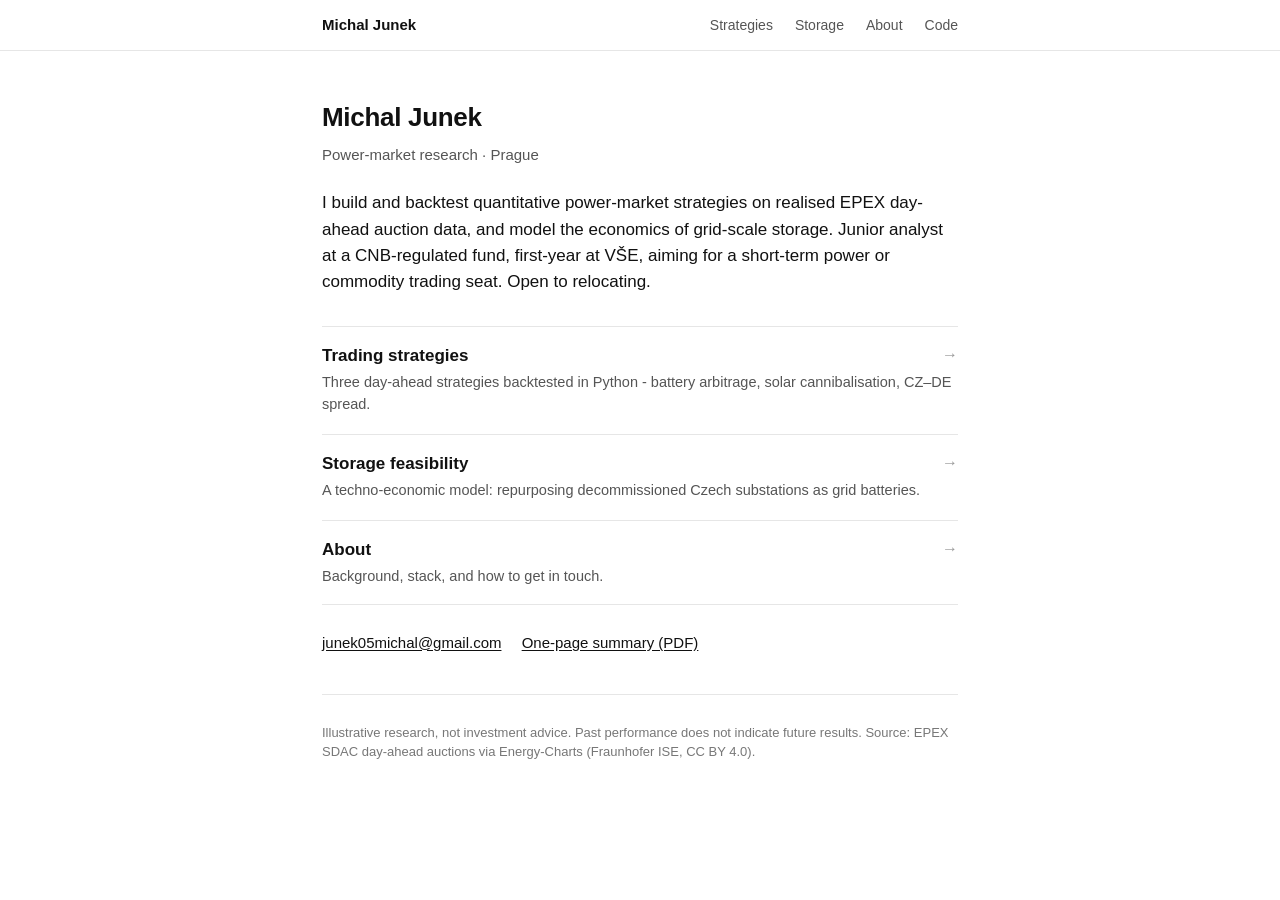
<file: index.html>
<!DOCTYPE html><html lang="en"><head>
<meta charset="utf-8"><meta name="viewport" content="width=device-width, initial-scale=1">
<title>Michal Junek - power market research</title>
<meta name="description" content="Quantitative power-market strategies and storage feasibility, backtested on realised EPEX auction data.">
<link rel="stylesheet" href="style.css">
</head><body>
<nav><div class="wrap">
  <a class="name" href="index.html">Michal Junek</a>
  <a class="lnk" href="strategies.html">Strategies</a>
  <a class="lnk" href="storage.html">Storage</a>
  <a class="lnk" href="about.html">About</a>
  <a class="lnk" href="https://github.com/micmikemic/micmikemic.github.io/tree/main/code">Code</a>
</div></nav>
<main><div class="wrap">
  <h1>Michal Junek</h1>
  <p class="sub">Power-market research · Prague</p>
  <p class="intro">I build and backtest quantitative power-market strategies on realised EPEX day-ahead auction data, and model the economics of grid-scale storage. Junior analyst at a CNB-regulated fund, first-year at V&Scaron;E, aiming for a short-term power or commodity trading seat. Open to relocating.</p>

  <div class="cards">
    <a class="row" href="strategies.html"><span class="arr">&rarr;</span>
      <div class="rt">Trading strategies</div>
      <div class="rd">Three day-ahead strategies backtested in Python - battery arbitrage, solar cannibalisation, CZ&ndash;DE spread.</div>
    </a>
    <a class="row" href="storage.html"><span class="arr">&rarr;</span>
      <div class="rt">Storage feasibility</div>
      <div class="rd">A techno-economic model: repurposing decommissioned Czech substations as grid batteries.</div>
    </a>
    <a class="row" href="about.html"><span class="arr">&rarr;</span>
      <div class="rt">About</div>
      <div class="rd">Background, stack, and how to get in touch.</div>
    </a>
  </div>

  <p class="contact">
    <a href="mailto:junek05michal@gmail.com">junek05michal@gmail.com</a>
    <a href="docs/strategy_summary.pdf">One-page summary (PDF)</a>
  </p>

  <footer>
    <p class="disc">Illustrative research, not investment advice. Past performance does not indicate future results. Source: EPEX SDAC day-ahead auctions via Energy-Charts (Fraunhofer ISE, CC BY 4.0).</p>
  </footer>
</div></main>
</body></html>
</file>
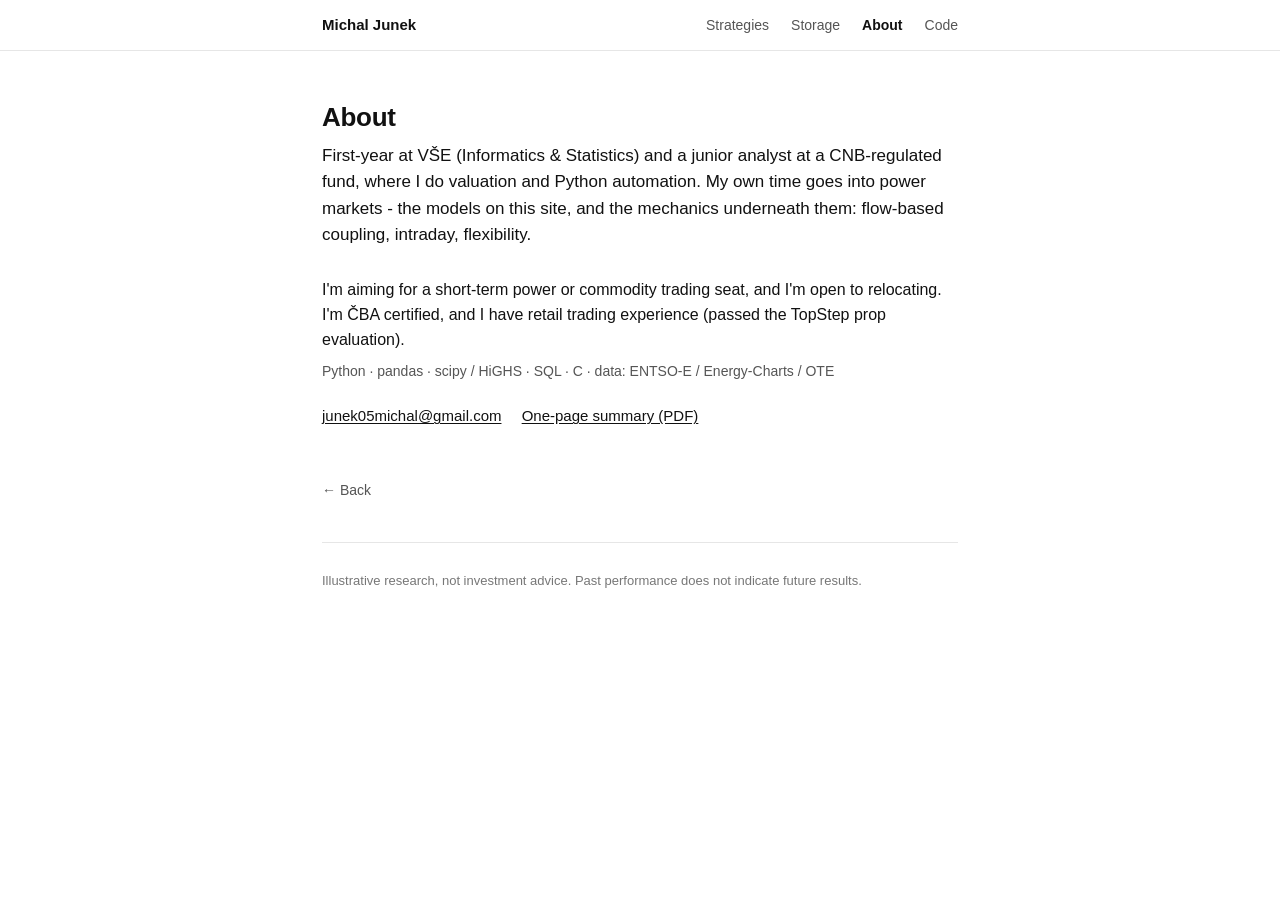
<file: about.html>
<!DOCTYPE html><html lang="en"><head>
<meta charset="utf-8"><meta name="viewport" content="width=device-width, initial-scale=1">
<title>About - Michal Junek</title>
<link rel="stylesheet" href="style.css">
</head><body>
<nav><div class="wrap">
  <a class="name" href="index.html">Michal Junek</a>
  <a class="lnk" href="strategies.html">Strategies</a>
  <a class="lnk" href="storage.html">Storage</a>
  <a class="lnk active" href="about.html">About</a>
  <a class="lnk" href="https://github.com/micmikemic/micmikemic.github.io/tree/main/code">Code</a>
</div></nav>
<main><div class="wrap">
  <h1>About</h1>
  <p class="intro">First-year at V&Scaron;E (Informatics &amp; Statistics) and a junior analyst at a CNB-regulated fund, where I do valuation and Python automation. My own time goes into power markets - the models on this site, and the mechanics underneath them: flow-based coupling, intraday, flexibility.</p>
  <p>I'm aiming for a short-term power or commodity trading seat, and I'm open to relocating. I'm &Ccaron;BA certified, and I have retail trading experience (passed the TopStep prop evaluation).</p>
  <p class="stack">Python &middot; pandas &middot; scipy / HiGHS &middot; SQL &middot; C &middot; data: ENTSO-E / Energy-Charts / OTE</p>

  <p class="contact">
    <a href="mailto:junek05michal@gmail.com">junek05michal@gmail.com</a>
    <a href="docs/strategy_summary.pdf">One-page summary (PDF)</a>
  </p>

  <a class="back" href="index.html">&larr; Back</a>
  <footer>
    <p class="disc">Illustrative research, not investment advice. Past performance does not indicate future results.</p>
  </footer>
</div></main>
</body></html>
</file>
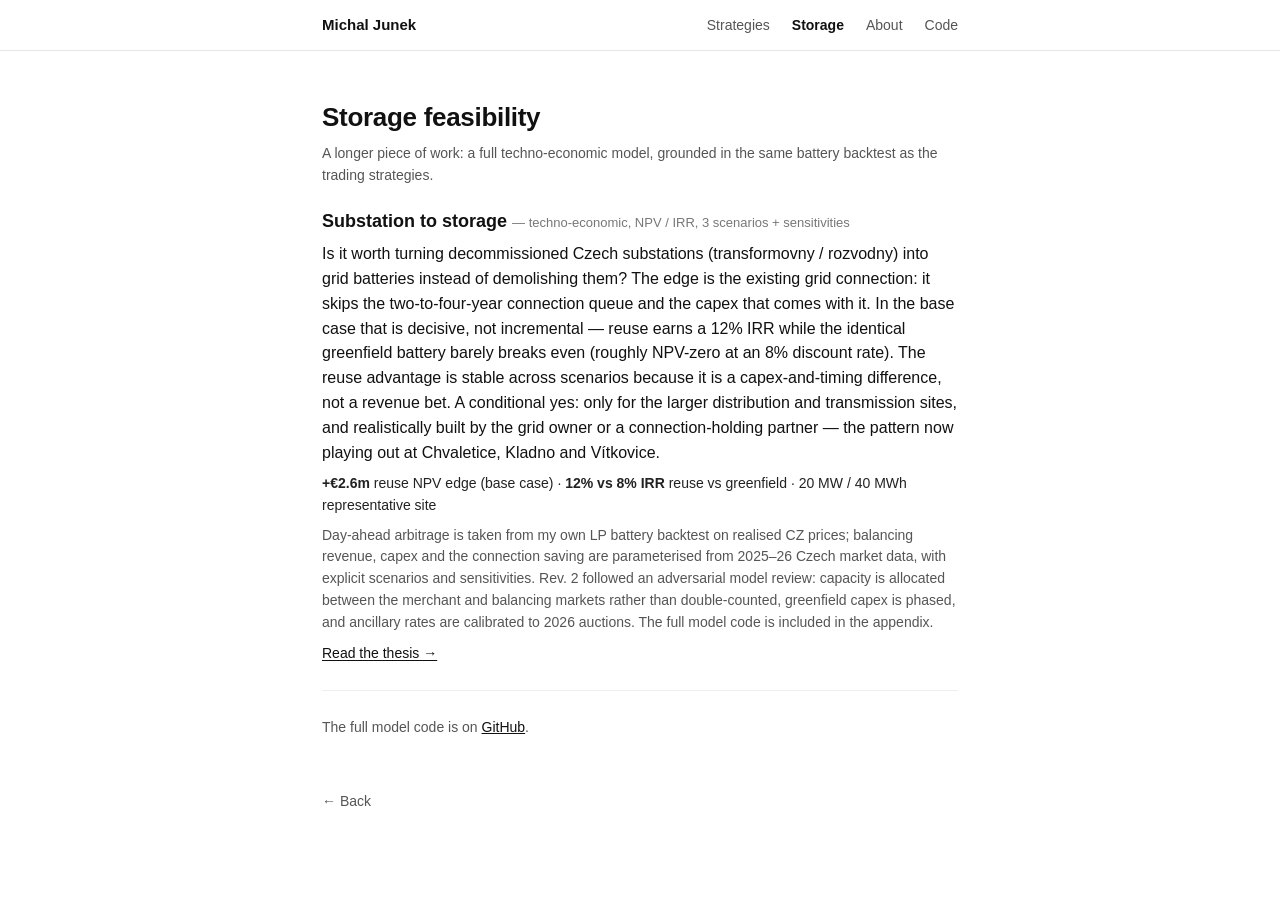
<file: storage.html>
<!DOCTYPE html><html lang="en"><head>
<meta charset="utf-8"><meta name="viewport" content="width=device-width, initial-scale=1">
<title>Storage feasibility — Michal Junek</title>
<link rel="stylesheet" href="style.css">
</head><body>
<nav><div class="wrap">
  <a class="name" href="index.html">Michal Junek</a>
  <a class="lnk" href="strategies.html">Strategies</a>
  <a class="lnk active" href="storage.html">Storage</a>
  <a class="lnk" href="about.html">About</a>
  <a class="lnk" href="https://github.com/micmikemic/micmikemic.github.io/tree/main/code">Code</a>
</div></nav>
<main><div class="wrap">
  <h1>Storage feasibility</h1>
  <p class="note">A longer piece of work: a full techno-economic model, grounded in the same battery backtest as the trading strategies.</p>

  <div class="work">
    <div class="t">Substation to storage <span class="meta">— techno-economic, NPV / IRR, 3 scenarios + sensitivities</span></div>
    <p>Is it worth turning decommissioned Czech substations (transformovny / rozvodny) into grid batteries instead of demolishing them? The edge is the existing grid connection: it skips the two-to-four-year connection queue and the capex that comes with it. In the base case that is decisive, not incremental &mdash; reuse earns a 12% IRR while the identical greenfield battery barely breaks even (roughly NPV-zero at an 8% discount rate). The reuse advantage is stable across scenarios because it is a capex-and-timing difference, not a revenue bet. A conditional yes: only for the larger distribution and transmission sites, and realistically built by the grid owner or a connection-holding partner &mdash; the pattern now playing out at Chvaletice, Kladno and V&iacute;tkovice.</p>
    <div class="nums"><b>+&euro;2.6m</b> reuse NPV edge (base case) &middot; <b>12% vs 8% IRR</b> reuse vs greenfield &middot; 20 MW / 40 MWh representative site</div>
    <p style="font-size:14px;color:#555;margin-top:6px">Day-ahead arbitrage is taken from my own LP battery backtest on realised CZ prices; balancing revenue, capex and the connection saving are parameterised from 2025&ndash;26 Czech market data, with explicit scenarios and sensitivities. Rev. 2 followed an adversarial model review: capacity is allocated between the merchant and balancing markets rather than double-counted, greenfield capex is phased, and ancillary rates are calibrated to 2026 auctions. The full model code is included in the appendix.</p>
    <a class="read" href="docs/substation_to_storage.pdf">Read the thesis &rarr;</a>
  </div>

  <p class="note" style="margin-top:24px">The full model code is on <a href="https://github.com/micmikemic/micmikemic.github.io/tree/main/code">GitHub</a>.</p>
  <a class="back" href="index.html">&larr; Back</a>
</div></main>
</body></html>
</file>
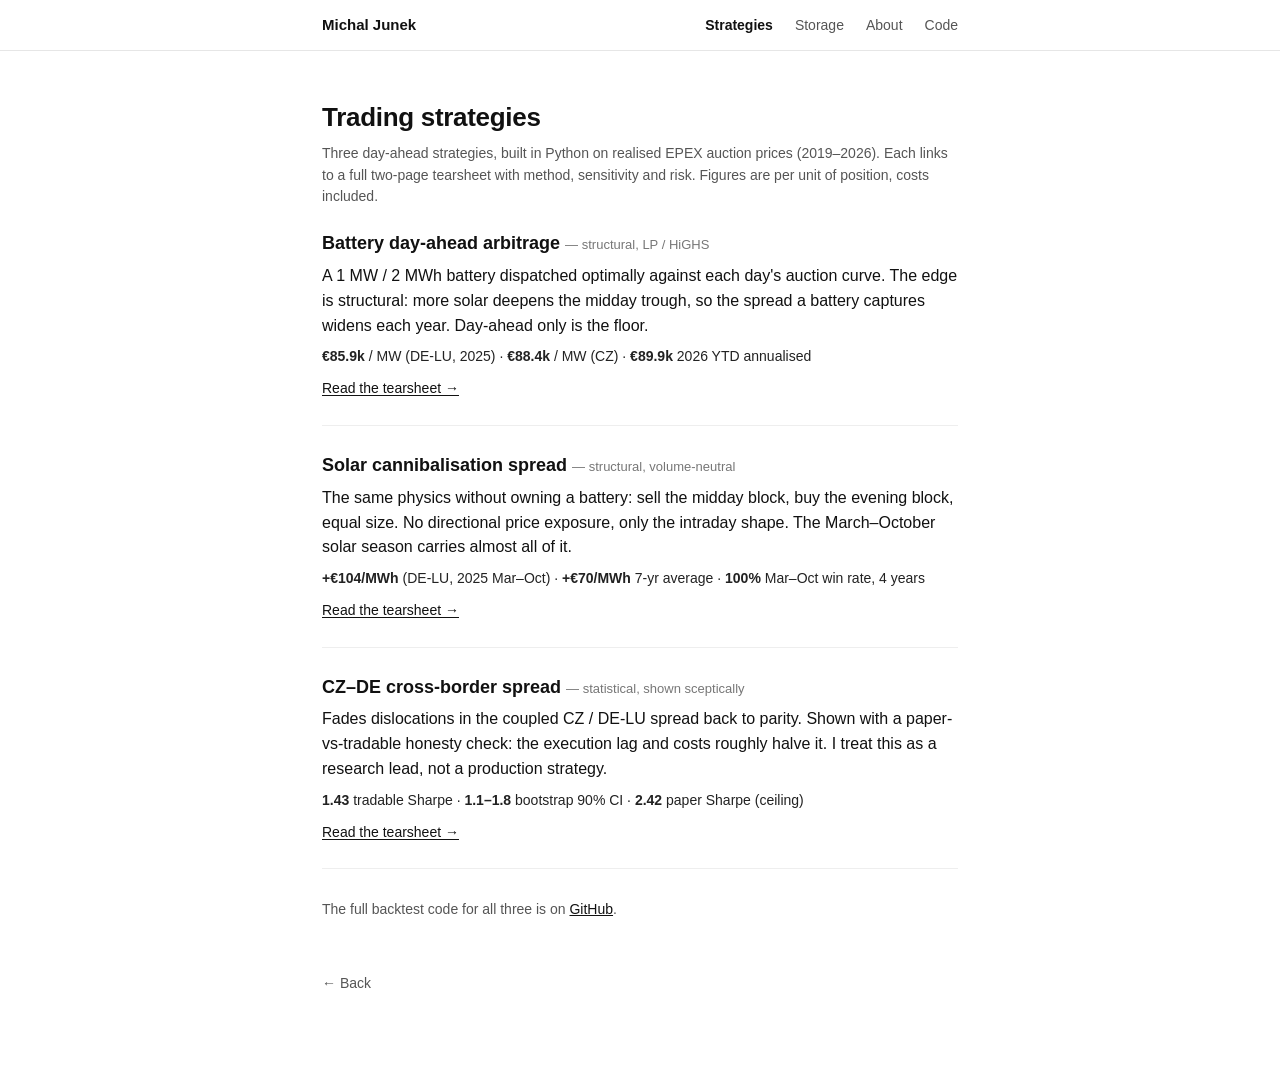
<file: strategies.html>
<!DOCTYPE html><html lang="en"><head>
<meta charset="utf-8"><meta name="viewport" content="width=device-width, initial-scale=1">
<title>Trading strategies — Michal Junek</title>
<link rel="stylesheet" href="style.css">
</head><body>
<nav><div class="wrap">
  <a class="name" href="index.html">Michal Junek</a>
  <a class="lnk active" href="strategies.html">Strategies</a>
  <a class="lnk" href="storage.html">Storage</a>
  <a class="lnk" href="about.html">About</a>
  <a class="lnk" href="https://github.com/micmikemic/micmikemic.github.io/tree/main/code">Code</a>
</div></nav>
<main><div class="wrap">
  <h1>Trading strategies</h1>
  <p class="note">Three day-ahead strategies, built in Python on realised EPEX auction prices (2019&ndash;2026). Each links to a full two-page tearsheet with method, sensitivity and risk. Figures are per unit of position, costs included.</p>

  <div class="work">
    <div class="t">Battery day-ahead arbitrage <span class="meta">— structural, LP / HiGHS</span></div>
    <p>A 1 MW / 2 MWh battery dispatched optimally against each day's auction curve. The edge is structural: more solar deepens the midday trough, so the spread a battery captures widens each year. Day-ahead only is the floor.</p>
    <div class="nums"><b>&euro;85.9k</b> / MW (DE-LU, 2025) &middot; <b>&euro;88.4k</b> / MW (CZ) &middot; <b>&euro;89.9k</b> 2026 YTD annualised</div>
    <a class="read" href="docs/battery_arbitrage.pdf">Read the tearsheet &rarr;</a>
  </div>

  <div class="work">
    <div class="t">Solar cannibalisation spread <span class="meta">— structural, volume-neutral</span></div>
    <p>The same physics without owning a battery: sell the midday block, buy the evening block, equal size. No directional price exposure, only the intraday shape. The March&ndash;October solar season carries almost all of it.</p>
    <div class="nums"><b>+&euro;104/MWh</b> (DE-LU, 2025 Mar&ndash;Oct) &middot; <b>+&euro;70/MWh</b> 7-yr average &middot; <b>100%</b> Mar&ndash;Oct win rate, 4 years</div>
    <a class="read" href="docs/solar_cannibalisation.pdf">Read the tearsheet &rarr;</a>
  </div>

  <div class="work">
    <div class="t">CZ&ndash;DE cross-border spread <span class="meta">— statistical, shown sceptically</span></div>
    <p>Fades dislocations in the coupled CZ / DE-LU spread back to parity. Shown with a paper-vs-tradable honesty check: the execution lag and costs roughly halve it. I treat this as a research lead, not a production strategy.</p>
    <div class="nums"><b>1.43</b> tradable Sharpe &middot; <b>1.1&ndash;1.8</b> bootstrap 90% CI &middot; <b>2.42</b> paper Sharpe (ceiling)</div>
    <a class="read" href="docs/cz_de_spread.pdf">Read the tearsheet &rarr;</a>
  </div>

  <p class="note" style="margin-top:30px">The full backtest code for all three is on <a href="https://github.com/micmikemic/micmikemic.github.io/tree/main/code">GitHub</a>.</p>
  <a class="back" href="index.html">&larr; Back</a>
</div></main>
</body></html>
</file>
<file: style.css>
*{margin:0;padding:0;box-sizing:border-box}
html{scroll-behavior:smooth}
body{
  font-family:-apple-system,BlinkMacSystemFont,"Segoe UI",Roboto,Helvetica,Arial,sans-serif;
  color:#111;background:#fff;line-height:1.55;font-size:16px;
}
a{color:#111}
.wrap{max-width:680px;margin:0 auto;padding:0 22px}

/* sticky nav */
nav{position:sticky;top:0;background:rgba(255,255,255,.92);backdrop-filter:blur(6px);
    border-bottom:1px solid #e6e6e6;z-index:10}
nav .wrap{display:flex;align-items:baseline;gap:22px;padding:13px 22px}
nav .name{font-weight:700;font-size:15px;text-decoration:none;margin-right:auto}
nav a.lnk{font-size:14px;color:#555;text-decoration:none}
nav a.lnk:hover{color:#111}
nav a.lnk.active{color:#111;font-weight:600}

main{padding:46px 0 80px}
h1{font-size:26px;font-weight:700;margin:0 0 6px;letter-spacing:-.3px}
.sub{color:#555;font-size:15px;margin:0 0 24px}
.intro{font-size:17px;margin:0 0 30px}

h2{font-size:14px;font-weight:700;text-transform:uppercase;letter-spacing:.6px;margin:0 0 4px}
.note{color:#555;font-size:14px;margin:0 0 22px}

/* landing section links */
.cards{display:flex;flex-direction:column;gap:2px;margin:26px 0}
.row{display:block;text-decoration:none;color:#111;padding:16px 0;border-top:1px solid #e6e6e6}
.row:last-child{border-bottom:1px solid #e6e6e6}
.row:hover .rt{text-decoration:underline}
.row .rt{font-weight:600;font-size:17px}
.row .rd{color:#555;font-size:14.5px;margin-top:2px}
.row .arr{float:right;color:#999}

/* work items */
.work{margin:0 0 26px;padding-bottom:24px;border-bottom:1px solid #eee}
.work:last-child{border-bottom:0}
.work .t{font-weight:600;font-size:18px}
.work .meta{color:#777;font-size:13px;font-weight:400}
.work p{margin:6px 0 8px}
.work .nums{color:#222;font-size:14px;margin:0 0 8px}
.work .nums b{font-weight:600}
.work a.read{font-size:14px;color:#111}

a.read,.contact a,.intro a{text-underline-offset:2px}
.contact{font-size:15px;margin:22px 0}
.contact a{margin-right:16px}
.stack{color:#555;font-size:14px;margin-top:8px}
.back{display:inline-block;margin-top:30px;font-size:14px;color:#555;text-decoration:none}
.back:hover{color:#111}
footer{color:#777;font-size:13px;margin-top:40px;padding-top:20px;border-top:1px solid #e6e6e6}
.disc{margin-top:8px;line-height:1.5}
@media(max-width:560px){nav .wrap{gap:14px}h1{font-size:23px}}
</file>
